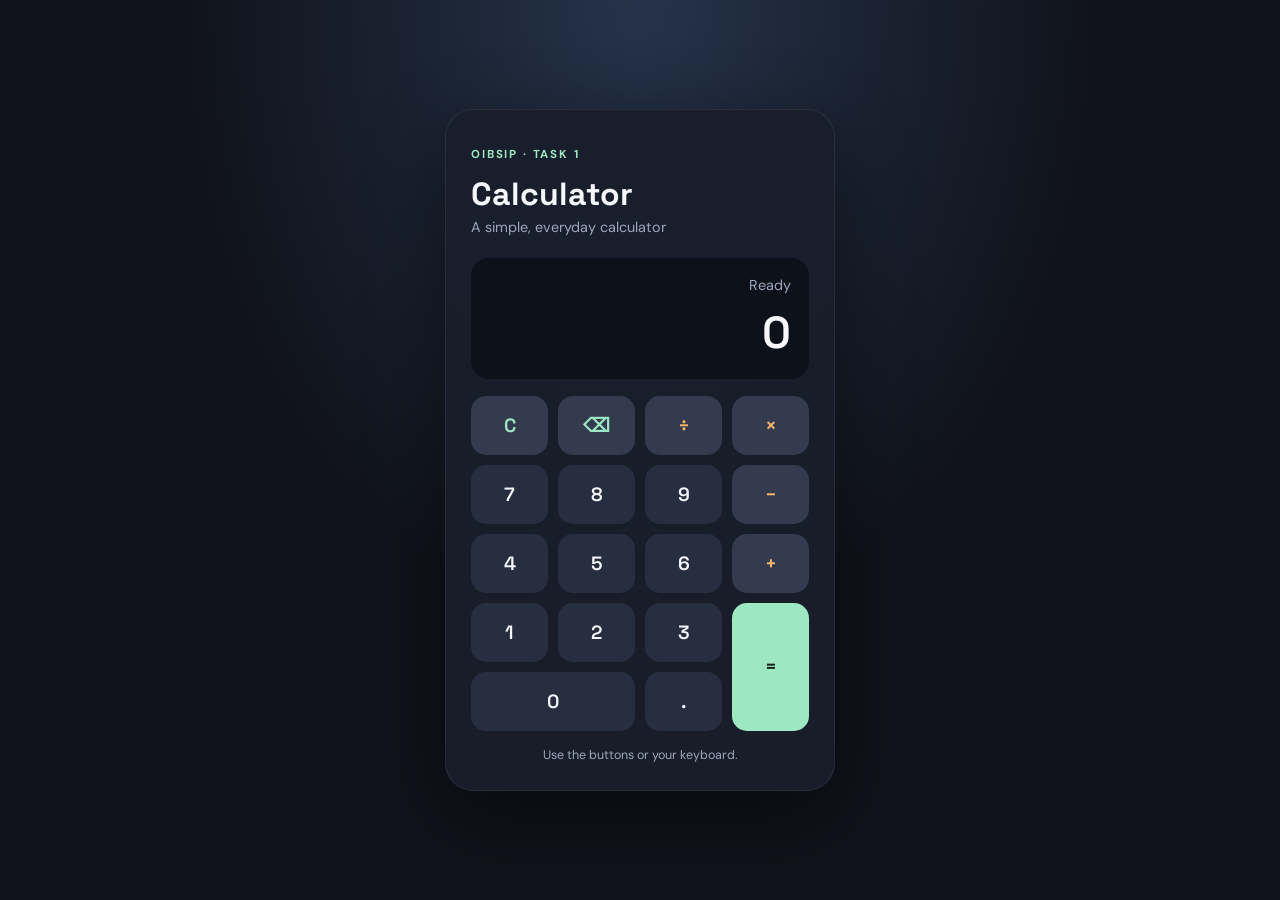
<file: task-1-calculator/index.html>
<!doctype html>
<html lang="en">
<head>
  <meta charset="UTF-8">
  <meta name="viewport" content="width=device-width, initial-scale=1.0">
  <meta name="description" content="A responsive browser calculator built with vanilla JavaScript.">
  <title>Calculator | OIBSIP Task 1</title>
  <link rel="stylesheet" href="style.css">
  <script src="script.js" defer></script>
</head>
<body>
  <main class="calculator">
    <header class="heading"><p class="eyebrow">OIBSIP · TASK 1</p><h1>Calculator</h1><p class="muted">A simple, everyday calculator</p></header>
    <section class="screen" aria-label="Calculator display">
      <div id="expression" class="expression" aria-live="polite">Ready</div>
      <output id="display" class="display" aria-live="polite">0</output>
    </section>
    <div class="keys" aria-label="Calculator keys">
      <button type="button" class="utility" data-action="clear">C</button>
      <button type="button" class="utility" data-action="backspace" aria-label="Backspace">⌫</button>
      <button type="button" class="operator" data-operator="/">÷</button>
      <button type="button" class="operator" data-operator="*">×</button>
      <button type="button" data-number="7">7</button><button type="button" data-number="8">8</button><button type="button" data-number="9">9</button><button type="button" class="operator" data-operator="-">−</button>
      <button type="button" data-number="4">4</button><button type="button" data-number="5">5</button><button type="button" data-number="6">6</button><button type="button" class="operator" data-operator="+">+</button>
      <button type="button" data-number="1">1</button><button type="button" data-number="2">2</button><button type="button" data-number="3">3</button>
      <button type="button" class="equals" data-action="equals">=</button>
      <button type="button" class="zero" data-number="0">0</button><button type="button" data-action="decimal">.</button>
    </div>
    <p id="status" class="status" role="status">Use the buttons or your keyboard.</p>
  </main>
</body>
</html>
</file>
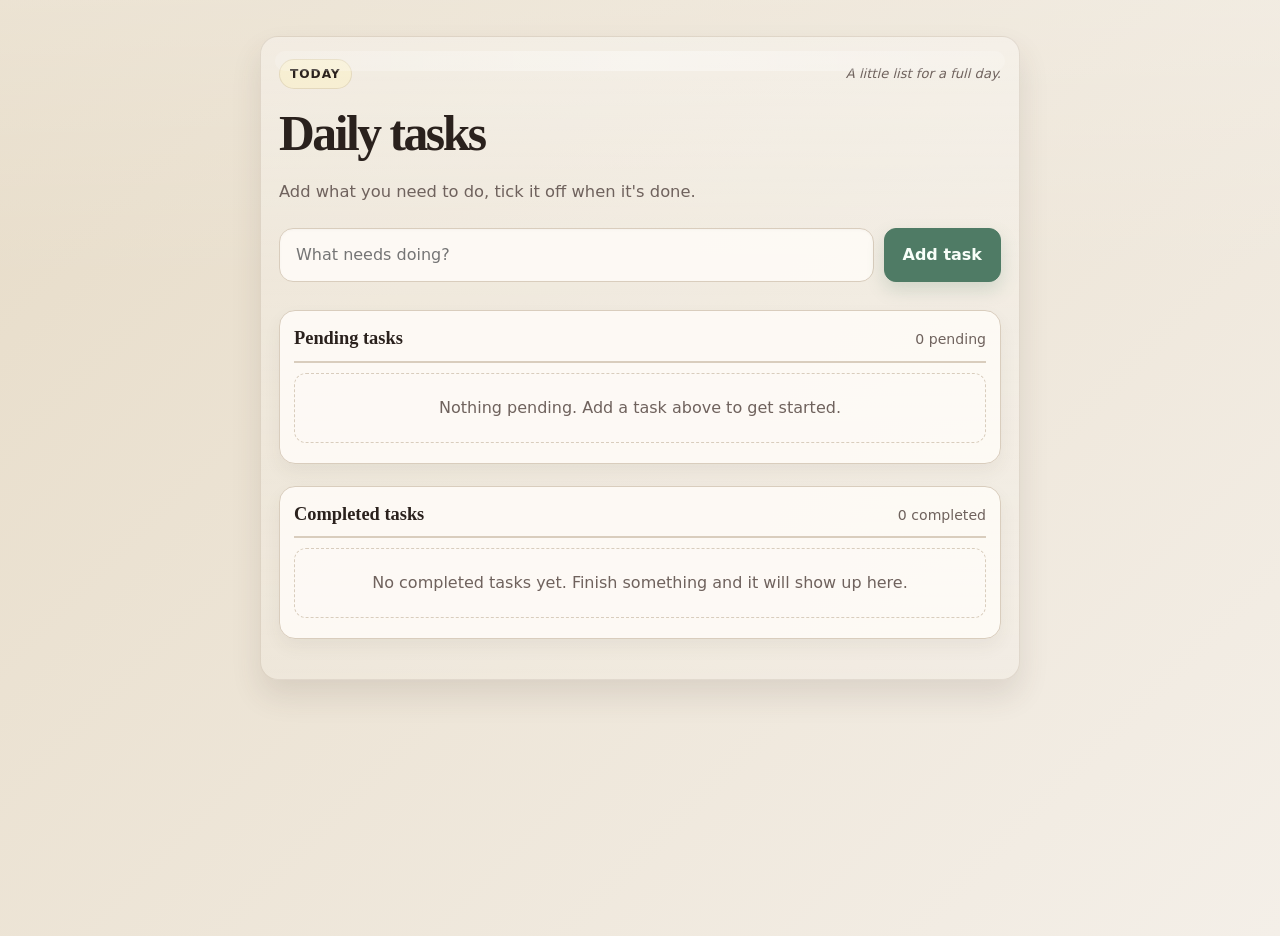
<file: task-3-todo-app/index.html>
<!DOCTYPE html>
<html lang="en">
<head>
<meta charset="UTF-8">
<meta name="viewport" content="width=device-width, initial-scale=1, viewport-fit=cover">
<title>Daily Tasks</title>
<link rel="stylesheet" href="style.css">
</head>
<body>
<main class="notebook">
  <header class="topbar">
    <span class="tag">Today</span>
    <p class="motto">A little list for a full day.</p>
  </header>

  <h1>Daily tasks</h1>
  <p class="sub">Add what you need to do, tick it off when it's done.</p>

  <div class="add">
    <input type="text" id="newTask" placeholder="What needs doing?" maxlength="200" aria-label="New task">
    <button class="primary" id="addBtn">Add task</button>
  </div>

  <section aria-labelledby="ph">
    <div class="head"><h2 id="ph">Pending tasks</h2><span class="count" id="pendingCount">0 pending</span></div>
    <ul id="pendingList"></ul>
  </section>

  <section aria-labelledby="ch">
    <div class="head"><h2 id="ch">Completed tasks</h2><span class="count" id="completedCount">0 completed</span></div>
    <ul id="completedList"></ul>
  </section>
</main>

<script src="script.js"></script>
</body>
</html>
</file>
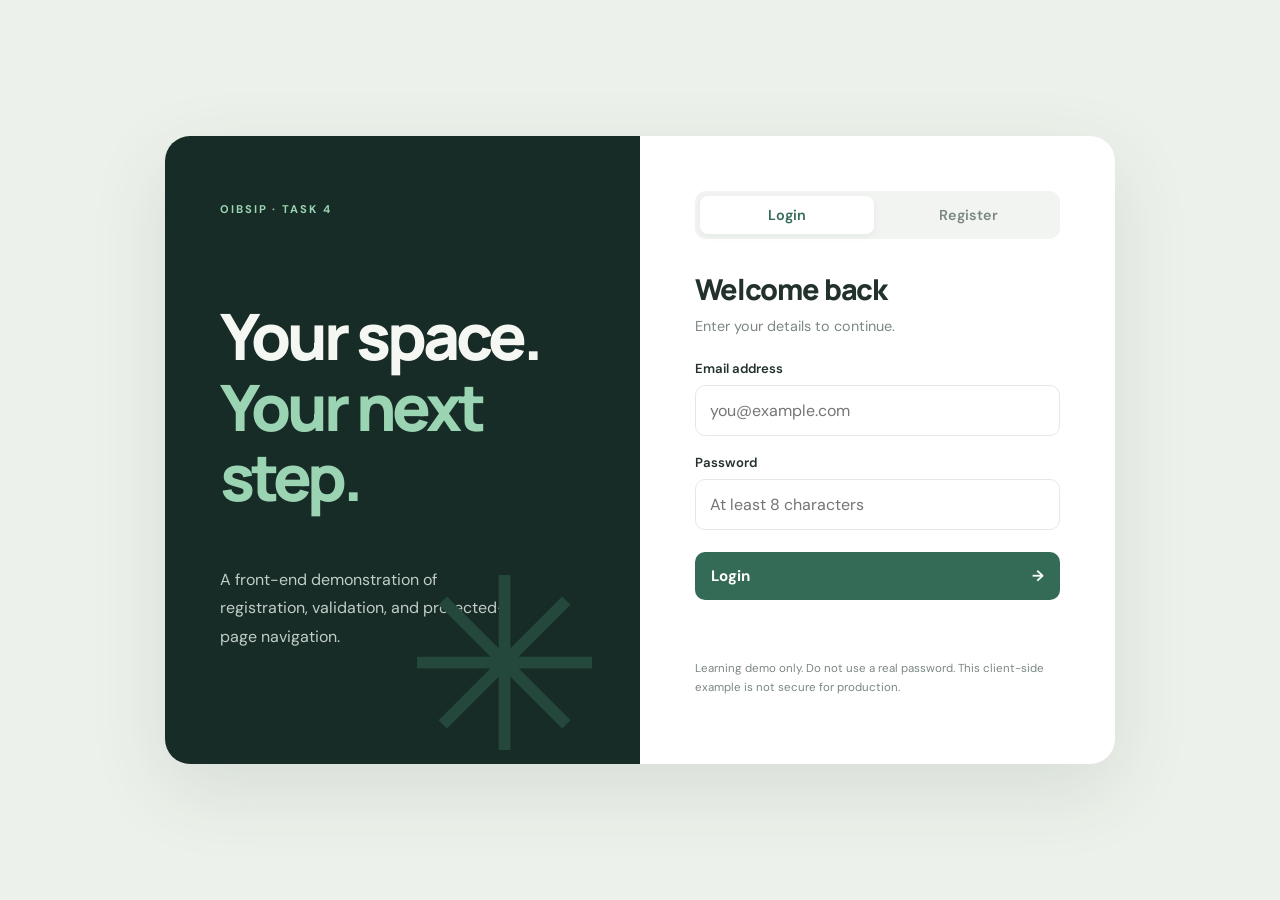
<file: task-4-login-authentication/index.html>
<!doctype html>
<html lang="en"><head><meta charset="UTF-8"><meta name="viewport" content="width=device-width, initial-scale=1.0"><meta name="description" content="A front-end registration and login validation learning demo."><title>Account Access | OIBSIP Task 4</title><link rel="stylesheet" href="style.css"><script src="script.js" defer></script></head>
<body><main class="shell"><section class="brand"><p class="eyebrow">OIBSIP · TASK 4</p><h1>Your space.<br><em>Your next step.</em></h1><p>A front-end demonstration of registration, validation, and protected-page navigation.</p><div class="ornament" aria-hidden="true">✳</div></section><section class="panel"><div id="auth-view"><div class="tabs" role="tablist" aria-label="Account action"><button type="button" class="tab active" data-view="login">Login</button><button type="button" class="tab" data-view="register">Register</button></div><h2 id="form-title">Welcome back</h2><p id="form-subtitle" class="muted">Enter your details to continue.</p><form id="auth-form"><label for="email">Email address</label><input id="email" type="email" autocomplete="username" placeholder="you@example.com" required><label for="password">Password</label><input id="password" type="password" autocomplete="current-password" minlength="8" placeholder="At least 8 characters" required><p id="password-help" class="hint" hidden>Use at least 8 characters and include at least one number.</p><button id="submit-button" class="primary" type="submit">Login <span>→</span></button><p id="message" role="status" aria-live="polite"></p></form><p class="disclaimer">Learning demo only. Do not use a real password. This client-side example is not secure for production.</p></div><div id="protected-view" hidden><p class="eyebrow">PROTECTED DEMO</p><h2>You're signed in.</h2><p class="muted">This sample protected screen is visible after demo login.</p><div class="welcome-mark">✓</div><button type="button" id="logout" class="primary">Log out <span>↗</span></button></div></section></main></body></html>
</file>
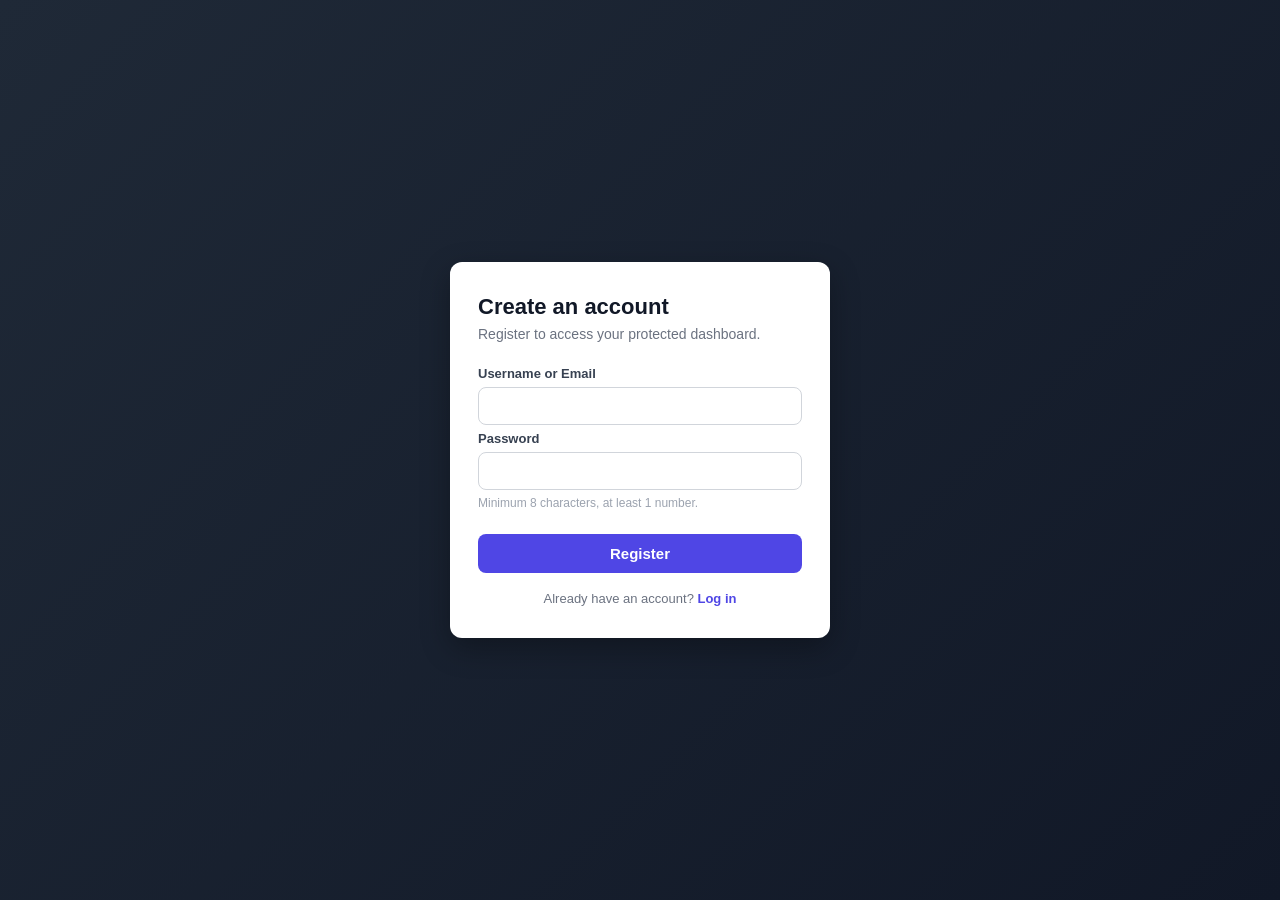
<file: task-4-login-authentication/public/register.html>
<!DOCTYPE html>
<html lang="en">
<head>
<meta charset="UTF-8" />
<meta name="viewport" content="width=device-width, initial-scale=1.0" />
<title>Register · OIBSIP Login Auth</title>
<link rel="stylesheet" href="css/style.css" />
</head>
<body>
  <div class="card">
    <h1>Create an account</h1>
    <p class="subtitle">Register to access your protected dashboard.</p>

    <form id="registerForm">
      <label for="username">Username or Email</label>
      <input type="text" id="username" name="username" required />

      <label for="password">Password</label>
      <input type="password" id="password" name="password" required />
      <div class="hint">Minimum 8 characters, at least 1 number.</div>

      <button type="submit">Register</button>
    </form>

    <div id="msg" class="msg"></div>

    <div class="switch-link">
      Already have an account? <a href="login.html">Log in</a>
    </div>
  </div>

  <script src="js/register.js"></script>
</body>
</html>
</file>
<file: task-1-calculator/style.css>
@import url('https://fonts.googleapis.com/css2?family=DM+Sans:wght@400;500;600;700&family=Space+Grotesk:wght@500;600;700&display=swap');
:root{color-scheme:dark;--bg:#10131b;--panel:#1b2030;--key:#272e40;--text:#f6f7fb;--muted:#9ca7bd;--accent:#9de8c2;--orange:#f5b66b}
*{box-sizing:border-box}body{margin:0;min-height:100vh;display:grid;place-items:center;padding:24px;background:radial-gradient(ellipse at top,#25334a 0,transparent 50%),var(--bg);font-family:'DM Sans',sans-serif;color:var(--text)}.calculator{width:min(100%,390px);padding:25px;border:1px solid #ffffff12;border-radius:28px;background:#191e2bef;box-shadow:0 25px 80px #0007}.heading{margin-bottom:22px}.eyebrow{font-size:.72rem;letter-spacing:.16em;color:var(--accent);font-weight:700}.heading h1{font:700 2rem 'Space Grotesk',sans-serif;margin:8px 0 4px}.muted{color:var(--muted);margin:0;font-size:.9rem}.screen{min-height:115px;display:flex;flex-direction:column;align-items:flex-end;justify-content:flex-end;gap:8px;padding:18px;margin-bottom:17px;border-radius:18px;background:#0d111a;overflow:hidden}.expression{min-height:20px;color:var(--muted);font-size:.9rem;max-width:100%;overflow-wrap:anywhere}.display{font:600 clamp(2rem,8vw,2.8rem) 'Space Grotesk',sans-serif;max-width:100%;overflow-wrap:anywhere}.keys{display:grid;grid-template-columns:repeat(4,minmax(0,1fr));gap:10px}.keys button{min-height:59px;border:0;border-radius:15px;background:var(--key);color:var(--text);font:600 1.2rem 'Space Grotesk',sans-serif;cursor:pointer;transition:transform .12s,filter .12s}.keys button:hover{filter:brightness(1.2)}.keys button:active{transform:scale(.96)}.keys button:focus-visible{outline:3px solid var(--accent);outline-offset:2px}.keys .utility{background:#343b4e;color:var(--accent)}.keys .operator{background:#343b4e;color:var(--orange)}.keys .equals{grid-row:span 2;background:var(--accent);color:#10241b}.keys .zero{grid-column:span 2}.status{min-height:18px;color:var(--muted);font-size:.78rem;text-align:center;margin:16px 0 0}@media(max-width:360px){.calculator{padding:17px}.keys{gap:7px}.keys button{min-height:53px}}
</file>
<file: task-3-todo-app/style.css>
:root{
  --bg: #f4efe8;
  --bg-accent: #e7dcc8;
  --paper: rgba(255, 252, 247, 0.88);
  --paper-strong: #fffdf9;
  --ink: #2a211d;
  --muted: #6f625d;
  --line: #d9cdbd;
  --accent: #4f7b65;
  --accent-strong: #3f6855;
  --accent-ink: #f8fff9;
  --danger: #a64d45;
  --done: #867a74;
  --shadow: 0 16px 30px rgba(74, 60, 49, 0.12);
  --note: rgba(255, 245, 188, 0.38);
  box-sizing: border-box;
  padding-top: env(safe-area-inset-top, 0px);
  padding-bottom: env(safe-area-inset-bottom, 0px);
}

@media (prefers-color-scheme: dark) {
  :root:not([data-theme="light"]) {
    --bg: #171613;
    --bg-accent: #2a241c;
    --paper: rgba(37, 32, 27, 0.92);
    --paper-strong: #2d2925;
    --ink: #f5efe8;
    --muted: #c0ad9d;
    --line: #4f433d;
    --accent: #8fc9ae;
    --accent-strong: #b6e4c3;
    --accent-ink: #14261d;
    --danger: #ec8d80;
    --done: #b7a89f;
    --shadow: 0 18px 36px rgba(0,0,0,0.28);
    --note: rgba(230, 196, 111, 0.08);
  }
}

:root[data-theme="dark"]{
  --bg: #171613;
  --bg-accent: #2a241c;
  --paper: rgba(37, 32, 27, 0.92);
  --paper-strong: #2d2925;
  --ink: #f5efe8;
  --muted: #c0ad9d;
  --line: #4f433d;
  --accent: #8fc9ae;
  --accent-strong: #b6e4c3;
  --accent-ink: #14261d;
  --danger: #ec8d80;
  --done: #b7a89f;
  --shadow: 0 18px 36px rgba(0,0,0,0.28);
  --note: rgba(230, 196, 111, 0.08);
}

* { box-sizing: border-box; }
html { scroll-padding-top: env(safe-area-inset-top, 0px); }
body {
  margin: 0;
  min-height: 100vh;
  background:
    linear-gradient(180deg, rgba(255,255,255,0.2), rgba(255,255,255,0) 30%),
    linear-gradient(135deg, var(--bg-accent) 0%, var(--bg) 100%);
  color: var(--ink);
  font-family: "Segoe UI", system-ui, -apple-system, BlinkMacSystemFont, sans-serif;
  line-height: 1.5;
}

.notebook {
  position: relative;
  max-width: 760px;
  margin: 36px auto 56px;
  padding: 22px 18px 18px;
  background: linear-gradient(180deg, rgba(255,255,255,0.32), rgba(255,255,255,0.12));
  border: 1px solid rgba(120, 94, 71, 0.15);
  border-radius: 18px;
  box-shadow: var(--shadow);
}

.notebook::before {
  content: "";
  position: absolute;
  inset: 14px 14px auto 14px;
  height: 20px;
  border-radius: 10px;
  background: linear-gradient(90deg, rgba(255,255,255,0.18), rgba(255,255,255,0.4), rgba(255,255,255,0.18));
  pointer-events: none;
}

.topbar {
  display: flex;
  align-items: center;
  justify-content: space-between;
  gap: 12px;
  margin-bottom: 8px;
}

.tag {
  display: inline-flex;
  align-items: center;
  padding: 5px 10px;
  border-radius: 999px;
  background: var(--note);
  border: 1px solid rgba(120, 94, 71, 0.15);
  color: var(--ink);
  font-size: 0.76rem;
  letter-spacing: 0.08em;
  text-transform: uppercase;
  font-weight: 700;
}

.motto {
  margin: 0;
  color: var(--muted);
  font-size: 0.82rem;
  font-style: italic;
}

h1 {
  font-family: Georgia, "Times New Roman", serif;
  font-size: clamp(2.1rem, 4vw, 3.1rem);
  margin: 0 0 8px;
  letter-spacing: -0.05em;
  color: var(--ink);
}

.sub {
  color: var(--muted);
  margin: 0 0 24px;
  font-size: 1.02rem;
}

.add {
  display: flex;
  gap: 10px;
  margin-bottom: 28px;
}

input[type=text]{
  flex: 1;
  min-width: 0;
  padding: 14px 16px;
  font: inherit;
  color: var(--ink);
  background: var(--paper);
  border: 1.5px solid var(--line);
  border-radius: 14px;
  box-shadow: inset 0 1px 3px rgba(0,0,0,0.03);
}

input[type=text]:focus,
button:focus-visible {
  outline: 2px solid rgba(79, 123, 101, 0.25);
  outline-offset: 2px;
}

button {
  font: inherit;
  cursor: pointer;
  border-radius: 12px;
  border: 1.5px solid var(--line);
  background: var(--paper-strong);
  color: var(--ink);
  padding: 9px 14px;
  transition: transform 0.15s ease, border-color 0.15s ease, background 0.15s ease;
}

button:hover {
  border-color: var(--accent);
  transform: translateY(-1px);
}

.primary {
  background: var(--accent);
  color: var(--accent-ink);
  border-color: var(--accent);
  font-weight: 700;
  padding: 12px 18px;
  box-shadow: 0 8px 18px rgba(79, 123, 101, 0.2);
}

.primary:hover {
  background: var(--accent-strong);
  border-color: var(--accent-strong);
}

.danger {
  color: var(--danger);
}

section {
  margin-bottom: 22px;
  background: var(--paper);
  border: 1px solid var(--line);
  border-radius: 16px;
  padding: 14px 14px 10px;
  box-shadow: 0 8px 18px rgba(74, 60, 49, 0.06);
}

.head {
  display: flex;
  align-items: baseline;
  justify-content: space-between;
  border-bottom: 2px solid var(--line);
  padding-bottom: 8px;
  margin-bottom: 10px;
}

h2 {
  font-family: Georgia, "Times New Roman", serif;
  font-size: 1.15rem;
  margin: 0;
}

.count {
  color: var(--muted);
  font-size: 0.88rem;
}

ul {
  list-style: none;
  margin: 0;
  padding: 0;
}

li {
  display: flex;
  flex-wrap: wrap;
  align-items: center;
  gap: 10px;
  background: rgba(255,255,255,0.25);
  border: 1px solid var(--line);
  border-radius: 12px;
  padding: 12px 12px;
  margin-bottom: 10px;
}

li input[type=checkbox]{
  width: 20px;
  height: 20px;
  accent-color: var(--accent);
  flex: none;
  cursor: pointer;
}

.body {
  flex: 1;
  min-width: 140px;
}

.text {
  word-break: break-word;
  font-weight: 600;
}

.done .text {
  text-decoration: line-through;
  color: var(--done);
}

.time {
  display: block;
  font-size: 0.78rem;
  color: var(--muted);
  margin-top: 4px;
}

.actions {
  display: flex;
  gap: 6px;
  flex-wrap: wrap;
}

.edit-input {
  width: 100%;
  padding: 8px 10px;
  font: inherit;
  color: var(--ink);
  background: rgba(255,255,255,0.4);
  border: 1.5px solid var(--accent);
  border-radius: 8px;
}

.empty {
  color: var(--muted);
  text-align: center;
  padding: 22px 12px;
  border: 1.5px dashed var(--line);
  border-radius: 12px;
  background: rgba(255,255,255,0.1);
}

@media (max-width: 560px) {
  .notebook {
    margin-top: 24px;
    padding: 18px 12px 12px;
  }

  .topbar {
    flex-direction: column;
    align-items: flex-start;
  }

  .add {
    flex-direction: column;
  }

  .head {
    flex-direction: column;
    align-items: flex-start;
    gap: 4px;
  }

  .actions {
    width: 100%;
  }

  .actions button {
    flex: 1;
  }
}

@media (prefers-reduced-motion: reduce){
  * { transition: none !important; animation: none !important; }
}
</file>
<file: task-4-login-authentication/style.css>
@import url('https://fonts.googleapis.com/css2?family=DM+Sans:wght@400;500;600;700&family=Manrope:wght@400;500;600;700;800&display=swap');:root{--dark:#172b27;--green:#346b56;--mint:#d9eee1;--ink:#23312c;--muted:#7c8881;--line:#e3e9e4}*{box-sizing:border-box}body{margin:0;min-height:100vh;display:grid;place-items:center;padding:25px;background:#edf1eb;font-family:'DM Sans',sans-serif;color:var(--ink)}.shell{width:min(100%,950px);display:grid;grid-template-columns:1fr 1fr;min-height:570px;border-radius:25px;overflow:hidden;box-shadow:0 25px 80px #173c2b1c;background:white}.brand{background:var(--dark);color:#f5f7f3;padding:clamp(28px,5vw,55px);position:relative;overflow:hidden}.eyebrow{font-size:.7rem;letter-spacing:.17em;font-weight:700;color:#9bd4b2}.brand h1{font:800 clamp(2.5rem,5vw,4rem)/1.1 Manrope,sans-serif;letter-spacing:-.06em;margin-top:85px}.brand h1 em{font-style:normal;color:#9bd4b2}.brand>p:not(.eyebrow){max-width:300px;line-height:1.8;color:#c1cec6}.ornament{position:absolute;right:35px;bottom:-60px;font-size:15rem;color:#24493c}.panel{padding:clamp(26px,5vw,55px);display:flex;flex-direction:column;justify-content:center}.tabs{display:flex;gap:7px;background:#f1f4f0;border-radius:11px;padding:5px;margin-bottom:30px}.tab{flex:1;border:0;border-radius:8px;padding:10px;background:transparent;color:var(--muted);font:600 .9rem 'DM Sans',sans-serif;cursor:pointer}.tab.active{background:white;color:var(--green);box-shadow:0 2px 8px #1a33230e}h2{font:800 1.8rem Manrope,sans-serif;letter-spacing:-.04em;margin:0 0 8px}.muted{color:var(--muted);font-size:.9rem;margin:0 0 25px}form label{display:block;font-size:.82rem;font-weight:600;margin:18px 0 8px}form input{width:100%;padding:14px;border:1px solid var(--line);border-radius:10px;font:inherit;outline:none}form input:focus{border-color:var(--green);box-shadow:0 0 0 3px #346b5618}.primary{width:100%;margin-top:22px;border:0;border-radius:10px;padding:14px 16px;background:var(--green);color:white;font:700 .95rem 'DM Sans',sans-serif;display:flex;justify-content:space-between;cursor:pointer}.primary:focus-visible,.tab:focus-visible{outline:3px solid #9bd4b2;outline-offset:3px}.hint{font-size:.78rem;color:var(--muted)}#message{font-size:.83rem;min-height:22px;color:#a33832}.disclaimer{margin-top:25px;font-size:.72rem;line-height:1.6;color:var(--muted)}.welcome-mark{display:grid;place-items:center;width:65px;height:65px;border-radius:50%;background:var(--mint);color:var(--green);font-size:2rem;margin:25px 0}@media(max-width:680px){.shell{grid-template-columns:1fr}.brand{padding:27px}.brand h1{margin-top:35px}.ornament{font-size:8rem;bottom:-45px}.panel{padding:30px}}
</file>
<file: task-4-login-authentication/public/css/style.css>
* {
  box-sizing: border-box;
}

body {
  margin: 0;
  font-family: 'Segoe UI', Arial, sans-serif;
  background: linear-gradient(135deg, #1f2937, #111827);
  min-height: 100vh;
  display: flex;
  align-items: center;
  justify-content: center;
  padding: 20px;
}

.card {
  background: #ffffff;
  width: 100%;
  max-width: 380px;
  padding: 32px 28px;
  border-radius: 12px;
  box-shadow: 0 10px 30px rgba(0, 0, 0, 0.3);
}

.card h1 {
  margin: 0 0 6px;
  font-size: 22px;
  color: #111827;
}

.card p.subtitle {
  margin: 0 0 24px;
  color: #6b7280;
  font-size: 14px;
}

label {
  display: block;
  font-size: 13px;
  font-weight: 600;
  color: #374151;
  margin-bottom: 6px;
}

input[type='text'],
input[type='email'],
input[type='password'] {
  width: 100%;
  padding: 10px 12px;
  margin-bottom: 6px;
  border: 1px solid #d1d5db;
  border-radius: 8px;
  font-size: 14px;
}

input:focus {
  outline: none;
  border-color: #4f46e5;
}

.hint {
  font-size: 12px;
  color: #9ca3af;
  margin-bottom: 16px;
}

button {
  width: 100%;
  padding: 11px;
  border: none;
  border-radius: 8px;
  background: #4f46e5;
  color: #fff;
  font-size: 15px;
  font-weight: 600;
  cursor: pointer;
  margin-top: 8px;
}

button:hover {
  background: #4338ca;
}

button.secondary {
  background: #ef4444;
}

button.secondary:hover {
  background: #dc2626;
}

.msg {
  margin-top: 14px;
  padding: 10px 12px;
  border-radius: 8px;
  font-size: 13px;
  display: none;
}

.msg.error {
  background: #fee2e2;
  color: #991b1b;
  display: block;
}

.msg.success {
  background: #dcfce7;
  color: #166534;
  display: block;
}

.switch-link {
  text-align: center;
  margin-top: 18px;
  font-size: 13px;
  color: #6b7280;
}

.switch-link a {
  color: #4f46e5;
  text-decoration: none;
  font-weight: 600;
}

.dashboard-card {
  max-width: 460px;
}

.dashboard-card h1 {
  color: #111827;
}

.user-pill {
  display: inline-block;
  background: #eef2ff;
  color: #4338ca;
  padding: 4px 12px;
  border-radius: 999px;
  font-size: 13px;
  font-weight: 600;
  margin-bottom: 20px;
}
</file>
